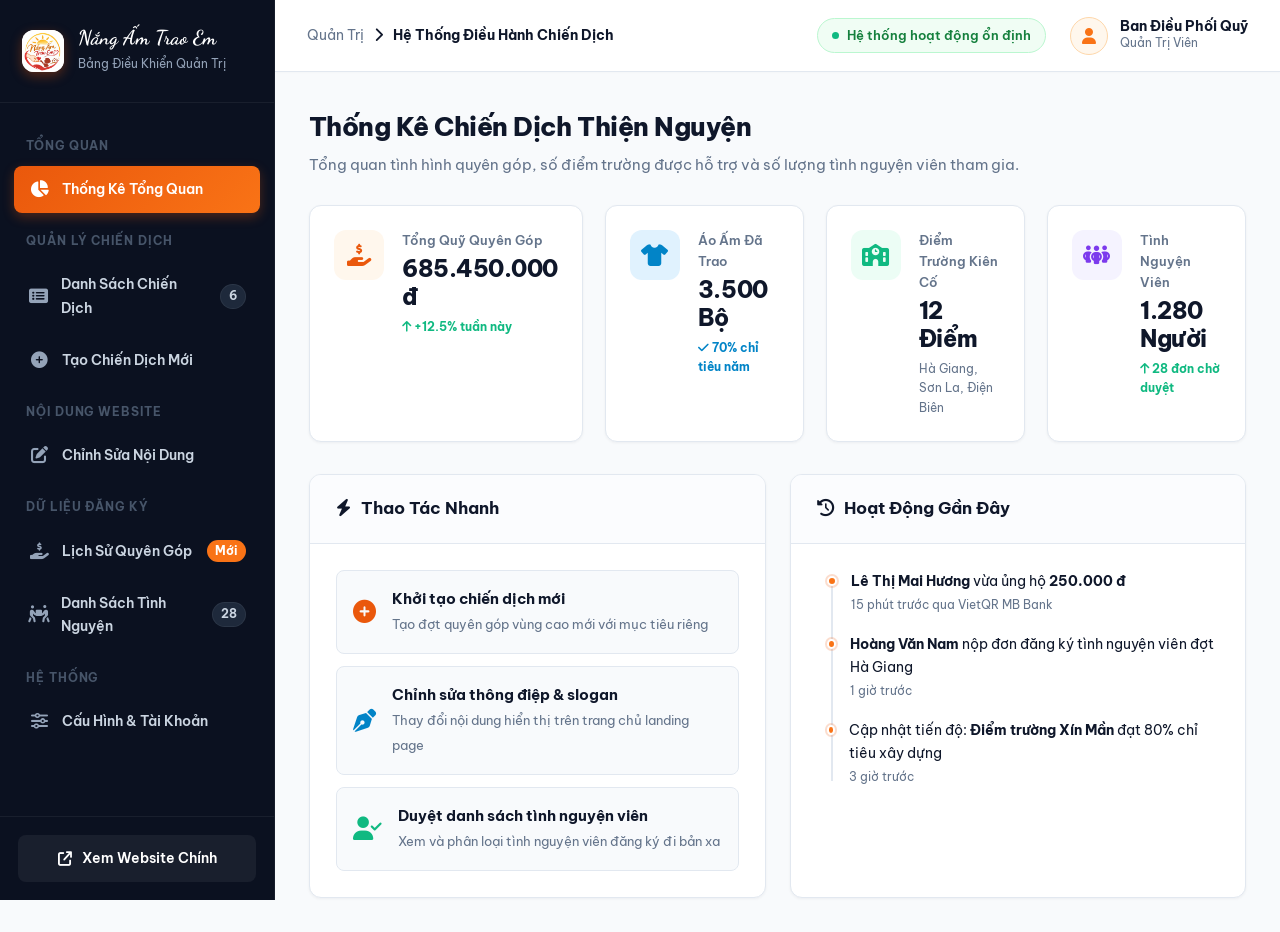
<file: admin.html>
<!DOCTYPE html>
<html lang="vi">
<head>
  <meta charset="UTF-8">
  <meta name="viewport" content="width=device-width, initial-scale=1.0">
  <title>Hệ Thống Quản Trị - Nắng Ấm Trao Em</title>
  <link rel="preconnect" href="https://fonts.googleapis.com">
  <link rel="preconnect" href="https://fonts.gstatic.com" crossorigin>
  <link href="https://fonts.googleapis.com/css2?family=Alex+Brush&family=Be+Vietnam+Pro:ital,wght@0,300;0,400;0,500;0,600;0,700;0,800;1,400;1,600&family=Dancing+Script:wght@600;700&family=Great+Vibes&family=Inter:wght@400;500;600;700&display=swap" rel="stylesheet">
  <link rel="stylesheet" href="https://cdnjs.cloudflare.com/ajax/libs/font-awesome/6.5.1/css/all.min.css">
  <link rel="stylesheet" href="assets/css/admin.css">
</head>
<body>

  
  <input type="radio" name="admin_tab" id="menu-overview" class="admin-tab-toggle" checked>
  <input type="radio" name="admin_tab" id="menu-campaigns" class="admin-tab-toggle">
  <input type="radio" name="admin_tab" id="menu-new-campaign" class="admin-tab-toggle">
  <input type="radio" name="admin_tab" id="menu-edit-content" class="admin-tab-toggle">
  <input type="radio" name="admin_tab" id="menu-donations" class="admin-tab-toggle">
  <input type="radio" name="admin_tab" id="menu-volunteers" class="admin-tab-toggle">
  <input type="radio" name="admin_tab" id="menu-settings" class="admin-tab-toggle">

  
  <input type="checkbox" id="sidebar-toggle" class="sidebar-toggle-check">

  <div class="admin-layout">

    
    <aside class="admin-sidebar">
      <div class="sidebar-brand">
        <div class="brand-symbol"><img src="assets/images/logo.jpg" alt="Logo Nắng Ấm Trao Em" class="admin-logo-img"></div>
        <div class="brand-text">
          <span class="brand-name">Nắng Ấm Trao Em</span>
          <span class="brand-role">Bảng Điều Khiển Quản Trị</span>
        </div>
      </div>

      <nav class="sidebar-menu">
        <span class="menu-header">TỔNG QUAN</span>
        <label for="menu-overview" class="menu-item menu-item-overview">
          <i class="fa-solid fa-chart-pie"></i>
          <span>Thống Kê Tổng Quan</span>
        </label>

        <span class="menu-header">QUẢN LÝ CHIẾN DỊCH</span>
        <label for="menu-campaigns" class="menu-item menu-item-campaigns">
          <i class="fa-solid fa-rectangle-list"></i>
          <span>Danh Sách Chiến Dịch</span>
          <span class="badge-count">6</span>
        </label>
        <label for="menu-new-campaign" class="menu-item menu-item-new-campaign">
          <i class="fa-solid fa-circle-plus"></i>
          <span>Tạo Chiến Dịch Mới</span>
        </label>

        <span class="menu-header">NỘI DUNG WEBSITE</span>
        <label for="menu-edit-content" class="menu-item menu-item-edit-content">
          <i class="fa-solid fa-pen-to-square"></i>
          <span>Chỉnh Sửa Nội Dung</span>
        </label>

        <span class="menu-header">DỮ LIỆU ĐĂNG KÝ</span>
        <label for="menu-donations" class="menu-item menu-item-donations">
          <i class="fa-solid fa-hand-holding-dollar"></i>
          <span>Lịch Sử Quyên Góp</span>
          <span class="badge-count highlight">Mới</span>
        </label>
        <label for="menu-volunteers" class="menu-item menu-item-volunteers">
          <i class="fa-solid fa-people-carry-box"></i>
          <span>Danh Sách Tình Nguyện</span>
          <span class="badge-count">28</span>
        </label>

        <span class="menu-header">HỆ THỐNG</span>
        <label for="menu-settings" class="menu-item menu-item-settings">
          <i class="fa-solid fa-sliders"></i>
          <span>Cấu Hình & Tài Khoản</span>
        </label>
      </nav>

      <div class="sidebar-footer">
        <a href="index.html" target="_blank" class="back-to-web-btn">
          <i class="fa-solid fa-arrow-up-right-from-square"></i>
          <span>Xem Website Chính</span>
        </a>
      </div>
    </aside>

    
    <div class="admin-main">

      
      <header class="admin-topbar">
        <div class="topbar-left">
          <label for="sidebar-toggle" class="sidebar-hamburger" aria-label="Mở Sidebar">
            <span></span>
            <span></span>
            <span></span>
          </label>
          <div class="topbar-breadcrumb">
            <span class="crumb-parent">Quản Trị</span>
            <i class="fa-solid fa-chevron-right"></i>
            <span class="crumb-current">Hệ Thống Điều Hành Chiến Dịch</span>
          </div>
        </div>

        <div class="topbar-right">
          <div class="status-indicator">
            <span class="dot-online"></span>
            <span>Hệ thống hoạt động ổn định</span>
          </div>
          <div class="user-profile">
            <div class="user-avatar"><i class="fa-solid fa-user"></i></div>
            <div class="user-meta">
              <span class="user-name">Ban Điều Phối Quỹ</span>
              <span class="user-role">Quản Trị Viên</span>
            </div>
          </div>
        </div>
      </header>

      
      <div class="admin-content-area">

        
        <section class="admin-panel panel-overview">
          <div class="page-title-box">
            <h2>Thống Kê Chiến Dịch Thiện Nguyện</h2>
            <p>Tổng quan tình hình quyên góp, số điểm trường được hỗ trợ và số lượng tình nguyện viên tham gia.</p>
          </div>

          
          <div class="overview-cards">
            <div class="stat-card">
              <div class="stat-icon icon-orange"><i class="fa-solid fa-hand-holding-dollar"></i></div>
              <div class="stat-data">
                <span class="stat-label">Tổng Quỹ Quyên Góp</span>
                <span class="stat-number">685.450.000 đ</span>
                <span class="stat-trend trend-up"><i class="fa-solid fa-arrow-up"></i> +12.5% tuần này</span>
              </div>
            </div>

            <div class="stat-card">
              <div class="stat-icon icon-blue"><i class="fa-solid fa-shirt"></i></div>
              <div class="stat-data">
                <span class="stat-label">Áo Ấm Đã Trao</span>
                <span class="stat-number">3.500 Bộ</span>
                <span class="stat-trend trend-good"><i class="fa-solid fa-check"></i> 70% chỉ tiêu năm</span>
              </div>
            </div>

            <div class="stat-card">
              <div class="stat-icon icon-green"><i class="fa-solid fa-school"></i></div>
              <div class="stat-data">
                <span class="stat-label">Điểm Trường Kiên Cố</span>
                <span class="stat-number">12 Điểm</span>
                <span class="stat-trend">Hà Giang, Sơn La, Điện Biên</span>
              </div>
            </div>

            <div class="stat-card">
              <div class="stat-icon icon-purple"><i class="fa-solid fa-people-group"></i></div>
              <div class="stat-data">
                <span class="stat-label">Tình Nguyện Viên</span>
                <span class="stat-number">1.280 Người</span>
                <span class="stat-trend trend-up"><i class="fa-solid fa-arrow-up"></i> 28 đơn chờ duyệt</span>
              </div>
            </div>
          </div>

          
          <div class="overview-grid">
            <div class="admin-card">
              <div class="card-header">
                <h3><i class="fa-solid fa-bolt"></i> Thao Tác Nhanh</h3>
              </div>
              <div class="card-body quick-actions-list">
                <label for="menu-new-campaign" class="action-btn-item">
                  <i class="fa-solid fa-plus-circle text-orange"></i>
                  <div>
                    <strong>Khởi tạo chiến dịch mới</strong>
                    <small>Tạo đợt quyên góp vùng cao mới với mục tiêu riêng</small>
                  </div>
                </label>
                <label for="menu-edit-content" class="action-btn-item">
                  <i class="fa-solid fa-pen-nib text-blue"></i>
                  <div>
                    <strong>Chỉnh sửa thông điệp & slogan</strong>
                    <small>Thay đổi nội dung hiển thị trên trang chủ landing page</small>
                  </div>
                </label>
                <label for="menu-volunteers" class="action-btn-item">
                  <i class="fa-solid fa-user-check text-green"></i>
                  <div>
                    <strong>Duyệt danh sách tình nguyện viên</strong>
                    <small>Xem và phân loại tình nguyện viên đăng ký đi bản xa</small>
                  </div>
                </label>
              </div>
            </div>

            <div class="admin-card">
              <div class="card-header">
                <h3><i class="fa-solid fa-clock-rotate-left"></i> Hoạt Động Gần Đây</h3>
              </div>
              <div class="card-body">
                <ul class="activity-feed">
                  <li>
                    <span class="feed-dot"></span>
                    <div class="feed-info">
                      <strong>Lê Thị Mai Hương</strong> vừa ủng hộ <strong>250.000 đ</strong>
                      <span class="feed-time">15 phút trước qua VietQR MB Bank</span>
                    </div>
                  </li>
                  <li>
                    <span class="feed-dot"></span>
                    <div class="feed-info">
                      <strong>Hoàng Văn Nam</strong> nộp đơn đăng ký tình nguyện viên đợt Hà Giang
                      <span class="feed-time">1 giờ trước</span>
                    </div>
                  </li>
                  <li>
                    <span class="feed-dot"></span>
                    <div class="feed-info">
                      Cập nhật tiến độ: <strong>Điểm trường Xín Mần</strong> đạt 80% chỉ tiêu xây dựng
                      <span class="feed-time">3 giờ trước</span>
                    </div>
                  </li>
                </ul>
              </div>
            </div>
          </div>
        </section>

        
        <section class="admin-panel panel-campaigns">
          <div class="page-title-box flex-between">
            <div>
              <h2>Danh Sách Chiến Dịch Thiện Nguyện</h2>
              <p>Quản lý các đợt phát động, tiến độ giải ngân và trạng thái tiếp nhận kinh phí.</p>
            </div>
            <label for="menu-new-campaign" class="btn btn-primary">
              <i class="fa-solid fa-circle-plus"></i> Tạo Chiến Dịch Mới
            </label>
          </div>

          
          <div class="admin-card">
            <div class="table-container">
              <table class="data-table">
                <thead>
                  <tr>
                    <th>Mã</th>
                    <th>Tên Chiến Dịch & Địa Điểm</th>
                    <th>Chỉ Tiêu / Mục Tiêu</th>
                    <th>Đã Quyên Góp</th>
                    <th>Tiến Độ</th>
                    <th>Trạng Thái</th>
                    <th>Thao Tác</th>
                  </tr>
                </thead>
                <tbody>
                  <tr>
                    <td><strong>#CD-2026-01</strong></td>
                    <td>
                      <div class="campaign-cell">
                        <strong>Đông Ấm Cho Em - Hà Giang 2026</strong>
                        <span>Điểm trường Xín Mần, Lũng Cú (Hà Giang)</span>
                      </div>
                    </td>
                    <td>250.000.000 đ</td>
                    <td class="text-bold text-orange">170.000.000 đ</td>
                    <td>
                      <div class="table-progress">
                        <div class="table-progress-bar"><div class="fill" style="width: 68%;"></div></div>
                        <span class="progress-percent">68%</span>
                      </div>
                    </td>
                    <td><span class="badge-status status-active">Đang diễn ra</span></td>
                    <td>
                      <div class="action-buttons">
                        <button type="button" class="btn-icon" title="Sửa chiến dịch"><i class="fa-solid fa-pen"></i></button>
                        <button type="button" class="btn-icon btn-icon-danger" title="Tạm dừng"><i class="fa-solid fa-pause"></i></button>
                      </div>
                    </td>
                  </tr>

                  <tr>
                    <td><strong>#CD-2026-02</strong></td>
                    <td>
                      <div class="campaign-cell">
                        <strong>Bữa Cơm Bán Trú Có Thịt</strong>
                        <span>Trường Mầm non Sín Chải (Điện Biên)</span>
                      </div>
                    </td>
                    <td>150.000.000 đ</td>
                    <td class="text-bold text-orange">127.500.000 đ</td>
                    <td>
                      <div class="table-progress">
                        <div class="table-progress-bar"><div class="fill" style="width: 85%;"></div></div>
                        <span class="progress-percent">85%</span>
                      </div>
                    </td>
                    <td><span class="badge-status status-active">Đang diễn ra</span></td>
                    <td>
                      <div class="action-buttons">
                        <button type="button" class="btn-icon" title="Sửa chiến dịch"><i class="fa-solid fa-pen"></i></button>
                        <button type="button" class="btn-icon btn-icon-danger" title="Tạm dừng"><i class="fa-solid fa-pause"></i></button>
                      </div>
                    </td>
                  </tr>

                  <tr>
                    <td><strong>#CD-2026-03</strong></td>
                    <td>
                      <div class="campaign-cell">
                        <strong>Kiên Cố Hóa 3 Phòng Học Tà Tổng</strong>
                        <span>Xã Tà Tổng, Huyện Mường Tè (Lai Châu)</span>
                      </div>
                    </td>
                    <td>300.000.000 đ</td>
                    <td class="text-bold text-orange">240.000.000 đ</td>
                    <td>
                      <div class="table-progress">
                        <div class="table-progress-bar"><div class="fill" style="width: 80%;"></div></div>
                        <span class="progress-percent">80%</span>
                      </div>
                    </td>
                    <td><span class="badge-status status-active">Đang diễn ra</span></td>
                    <td>
                      <div class="action-buttons">
                        <button type="button" class="btn-icon" title="Sửa chiến dịch"><i class="fa-solid fa-pen"></i></button>
                        <button type="button" class="btn-icon btn-icon-danger" title="Tạm dừng"><i class="fa-solid fa-pause"></i></button>
                      </div>
                    </td>
                  </tr>

                  <tr>
                    <td><strong>#CD-2025-08</strong></td>
                    <td>
                      <div class="campaign-cell">
                        <strong>Tủ Sách Ước Mơ & Đèn Năng Lượng</strong>
                        <span>Điểm trường Tà Xùa (Sơn La)</span>
                      </div>
                    </td>
                    <td>90.000.000 đ</td>
                    <td class="text-bold text-green">95.000.000 đ</td>
                    <td>
                      <div class="table-progress">
                        <div class="table-progress-bar"><div class="fill" style="width: 100%; background: #10b981;"></div></div>
                        <span class="progress-percent">105%</span>
                      </div>
                    </td>
                    <td><span class="badge-status status-completed">Đã hoàn thành</span></td>
                    <td>
                      <div class="action-buttons">
                        <button type="button" class="btn-icon" title="Xem chi tiết"><i class="fa-solid fa-eye"></i></button>
                      </div>
                    </td>
                  </tr>
                </tbody>
              </table>
            </div>
          </div>
        </section>

        
        <section class="admin-panel panel-new-campaign">
          <div class="page-title-box">
            <h2>Khởi Tạo Chiến Dịch Thiện Nguyện Mới</h2>
            <p>Điền đầy đủ thông tin để tạo chiến dịch mới và hiển thị trực tiếp lên trang chủ quyên góp.</p>
          </div>

          
          <div id="create-campaign-success" class="alert-box alert-success">
            <i class="fa-solid fa-circle-check"></i>
            <div>
              <strong>Chiến dịch thiện nguyện đã được khởi tạo thành công!</strong>
              <p>Chiến dịch đã được thêm vào hệ thống và sẵn sàng tiếp nhận quyên góp của các nhà hảo tâm.</p>
            </div>
            <a href="#menu-new-campaign" class="alert-close">&times;</a>
          </div>

          <div class="admin-card form-card">
            <form action="#create-campaign-success" method="get" class="admin-form">
              <div class="form-section-title">
                <i class="fa-solid fa-circle-info"></i>
                <span>1. Thông Tin Cơ Bản Về Chiến Dịch</span>
              </div>

              <div class="form-row">
                <div class="form-col col-8">
                  <label class="form-label" for="new-camp-name">Tên chiến dịch thiện nguyện <span class="req">*</span></label>
                  <input type="text" id="new-camp-name" class="form-input" placeholder="Ví dụ: Áo Ấm Vượt Đèo Sơn La 2026" required>
                </div>
                <div class="form-col col-4">
                  <label class="form-label" for="new-camp-code">Mã quản lý chiến dịch</label>
                  <input type="text" id="new-camp-code" class="form-input" value="CD-2026-04" readonly>
                </div>
              </div>

              <div class="form-row">
                <div class="form-col col-6">
                  <label class="form-label" for="new-camp-location">Địa bàn / Điểm trường thụ hưởng <span class="req">*</span></label>
                  <input type="text" id="new-camp-location" class="form-input" placeholder="Ví dụ: Điểm trường Bản Hốc, Huyện Mường Chà, Điện Biên" required>
                </div>
                <div class="form-col col-6">
                  <label class="form-label" for="new-camp-category">Hạng mục chính <span class="req">*</span></label>
                  <select id="new-camp-category" class="form-input">
                    <option value="ao-am">Áo ấm & Chăn bông mùa đông</option>
                    <option value="xay-truong">Kiên cố hóa phòng học / Điểm trường</option>
                    <option value="bua-an">Bữa ăn bán trú dinh dưỡng cho em</option>
                    <option value="hoc-bong">Học bổng & Sách vở đồ dùng học tập</option>
                    <option value="y-te">Tủ thuốc học đường & Nước sạch</option>
                  </select>
                </div>
              </div>

              <div class="form-row">
                <div class="form-col col-4">
                  <label class="form-label" for="new-camp-target">Mục tiêu kinh phí (VNĐ) <span class="req">*</span></label>
                  <input type="number" id="new-camp-target" class="form-input" placeholder="150000000" min="1000000" step="500000" required>
                </div>
                <div class="form-col col-4">
                  <label class="form-label" for="new-camp-start">Ngày bắt đầu tiếp nhận</label>
                  <input type="date" id="new-camp-start" class="form-input">
                </div>
                <div class="form-col col-4">
                  <label class="form-label" for="new-camp-end">Ngày kết thúc chiến dịch</label>
                  <input type="date" id="new-camp-end" class="form-input">
                </div>
              </div>

              <div class="form-section-title">
                <i class="fa-solid fa-pen-nib"></i>
                <span>2. Nội Dung & Hình Ảnh Truyền Thông</span>
              </div>

              <div class="form-group">
                <label class="form-label" for="new-camp-summary">Mô tả ngắn (Hiển thị thẻ ngoài trang chủ) <span class="req">*</span></label>
                <textarea id="new-camp-summary" rows="2" class="form-input" placeholder="Mô tả tóm tắt thực trạng thiếu thốn của các em nhỏ tại điểm trường..." required></textarea>
              </div>

              <div class="form-group">
                <label class="form-label" for="new-camp-detail">Chi tiết câu chuyện & Kế hoạch giải ngân</label>
                <textarea id="new-camp-detail" rows="4" class="form-input" placeholder="Nội dung chi tiết về số lượng học sinh, danh mục quà tặng dự kiến, chi phí mua sắm vật phẩm minh bạch..."></textarea>
              </div>

              <div class="form-row">
                <div class="form-col col-6">
                  <label class="form-label" for="new-camp-image">Ảnh đại diện chiến dịch (URL ảnh hoặc chọn file)</label>
                  <input type="text" id="new-camp-image" class="form-input" placeholder="https://images.unsplash.com/... hoặc assets/images/anh.jpg">
                </div>
                <div class="form-col col-6">
                  <label class="form-label" for="new-camp-volunteers">Mở đăng ký tình nguyện viên trực tiếp?</label>
                  <select id="new-camp-volunteers" class="form-input">
                    <option value="yes">Có - Mở đăng ký người đi thực địa</option>
                    <option value="no">Không - Chỉ nhận quyên góp tài chính</option>
                  </select>
                </div>
              </div>

              <div class="form-actions">
                <button type="submit" class="btn btn-primary btn-lg">
                  <i class="fa-solid fa-floppy-disk"></i> Lưu & Đăng Chiến Dịch Lên Website
                </button>
                <label for="menu-campaigns" class="btn btn-secondary btn-lg">
                  <i class="fa-solid fa-xmark"></i> Hủy Bỏ
                </label>
              </div>
            </form>
          </div>
        </section>

        
        <section class="admin-panel panel-edit-content">
          <div class="page-title-box">
            <h2>Chỉnh Sửa Nội Dung Website Landing Page</h2>
            <p>Cập nhật tiêu đề, slogan, thông số đếm tác động và thông tin liên hệ hiển thị ở trang chủ.</p>
          </div>

          <div id="save-content-success" class="alert-box alert-success">
            <i class="fa-solid fa-circle-check"></i>
            <div>
              <strong>Đã lưu cập nhật nội dung website thành công!</strong>
              <p>Các nội dung mới đã được cập nhật vào cấu hình hiển thị của landing page.</p>
            </div>
            <a href="#menu-edit-content" class="alert-close">&times;</a>
          </div>

          <div class="admin-card form-card">
            <form action="#save-content-success" method="get" class="admin-form">

              
              <div class="form-section-title">
                <i class="fa-solid fa-heading"></i>
                <span>Phần Đầu Trang (Hero Banner)</span>
              </div>

              <div class="form-row">
                <div class="form-col col-6">
                  <label class="form-label" for="site-brand">Tên chiến dịch chính</label>
                  <input type="text" id="site-brand" class="form-input" value="Nắng Ấm Trao Em">
                </div>
                <div class="form-col col-6">
                  <label class="form-label" for="site-badge">Huy hiệu thông báo nhỏ</label>
                  <input type="text" id="site-badge" class="form-input" value="Chiến dịch tình nguyện Đông Ấm 2026">
                </div>
              </div>

              <div class="form-group">
                <label class="form-label" for="site-slogan">Slogan chiến dịch (Khẩu hiệu)</label>
                <input type="text" id="site-slogan" class="form-input" value="Góp chút nắng vàng, thắp ngàn ước mơ">
              </div>

              <div class="form-group">
                <label class="form-label" for="site-desc">Đoạn văn giới thiệu mở đầu</label>
                <textarea id="site-desc" rows="3" class="form-input">Hàng ngàn em nhỏ tại các điểm bản vùng cao Hà Giang, Điện Biên, Sơn La đang vượt qua mùa đông buốt giá trong những manh áo mỏng và phòng học tạm bợ. Hãy cùng chúng tôi mang hơi ấm yêu thương, sách vở và nụ cười rạng rỡ tới các em!</textarea>
              </div>

              
              <div class="form-section-title">
                <i class="fa-solid fa-chart-line"></i>
                <span>Chỉ Số Tác Động (Metrics Counter)</span>
              </div>

              <div class="form-row">
                <div class="form-col col-3">
                  <label class="form-label" for="stat-children">Số trẻ em hỗ trợ</label>
                  <input type="text" id="stat-children" class="form-input" value="4.850+">
                </div>
                <div class="form-col col-3">
                  <label class="form-label" for="stat-meals">Bữa cơm bán trú</label>
                  <input type="text" id="stat-meals" class="form-input" value="120.000+">
                </div>
                <div class="form-col col-3">
                  <label class="form-label" for="stat-trips">Số đợt thiện nguyện</label>
                  <input type="text" id="stat-trips" class="form-input" value="42 Đợt">
                </div>
                <div class="form-col col-3">
                  <label class="form-label" for="stat-transparency">Mức độ sao kê</label>
                  <input type="text" id="stat-transparency" class="form-input" value="100%">
                </div>
              </div>

              
              <div class="form-section-title">
                <i class="fa-solid fa-building-columns"></i>
                <span>Thông Tin Tài Khoản Tiếp Nhận & VietQR</span>
              </div>

              <div class="form-row">
                <div class="form-col col-4">
                  <label class="form-label" for="bank-name">Tên ngân hàng</label>
                  <input type="text" id="bank-name" class="form-input" value="MB Bank (Ngân hàng Quân Đội)">
                </div>
                <div class="form-col col-4">
                  <label class="form-label" for="bank-acc">Số tài khoản thiện nguyện</label>
                  <input type="text" id="bank-acc" class="form-input" value="0987 654 321">
                </div>
                <div class="form-col col-4">
                  <label class="form-label" for="bank-owner">Tên chủ tài khoản</label>
                  <input type="text" id="bank-owner" class="form-input" value="QUY THIEN NGUYEN NANG AM TRAO EM">
                </div>
              </div>

              
              <div class="form-section-title">
                <i class="fa-solid fa-address-book"></i>
                <span>Thông Tin Liên Hệ Chân Trang</span>
              </div>

              <div class="form-row">
                <div class="form-col col-6">
                  <label class="form-label" for="contact-phone">Hotline / Zalo hỗ trợ</label>
                  <input type="text" id="contact-phone" class="form-input" value="0987.654.321">
                </div>
                <div class="form-col col-6">
                  <label class="form-label" for="contact-email">Email chính thức</label>
                  <input type="email" id="contact-email" class="form-input" value="nangamtraoem.charity@gmail.com">
                </div>
              </div>

              <div class="form-group">
                <label class="form-label" for="contact-address">Địa chỉ kho tiếp nhận hiện vật (Áo ấm, sách vở)</label>
                <input type="text" id="contact-address" class="form-input" value="Số 45 Hoàng Hoa Thám, Ba Đình, Hà Nội">
              </div>

              <div class="form-actions">
                <button type="submit" class="btn btn-primary btn-lg">
                  <i class="fa-solid fa-floppy-disk"></i> Lưu Thay Đổi Nội Dung
                </button>
              </div>
            </form>
          </div>
        </section>

        
        <section class="admin-panel panel-donations">
          <div class="page-title-box flex-between">
            <div>
              <h2>Lịch Sử Quyên Góp Từ Nhà Hảo Tâm</h2>
              <p>Danh sách các giao dịch ủng hộ tiền mặt, chuyển khoản ngân hàng và sao kê tự động.</p>
            </div>
            <button type="button" class="btn btn-secondary">
              <i class="fa-solid fa-file-excel"></i> Xuất File Excel Sao Kê
            </button>
          </div>

          <div class="admin-card">
            <div class="table-container">
              <table class="data-table">
                <thead>
                  <tr>
                    <th>Mã GD</th>
                    <th>Thời Gian</th>
                    <th>Họ Tên Nhà Hảo Tâm</th>
                    <th>Số Tiền</th>
                    <th>Hạng Mục Ủng Hộ</th>
                    <th>Nội Dung Chuyển Khoản</th>
                    <th>Trạng Thái</th>
                  </tr>
                </thead>
                <tbody>
                  <tr>
                    <td><strong>#GD-9941</strong></td>
                    <td>05/11/2026 11:25</td>
                    <td>Nguyễn Hữu Tài</td>
                    <td class="text-bold text-green">+ 500.000 đ</td>
                    <td>Áo ấm & Chăn bông</td>
                    <td>NANGAM - Nguyen Huu Tai - Ung ho ao am mua dong</td>
                    <td><span class="badge-status status-verified"><i class="fa-solid fa-check"></i> Đã ghi nhận</span></td>
                  </tr>
                  <tr>
                    <td><strong>#GD-9940</strong></td>
                    <td>05/11/2026 10:14</td>
                    <td><em>(Nhà hảo tâm giấu tên)</em></td>
                    <td class="text-bold text-green">+ 2.000.000 đ</td>
                    <td>Xây điểm trường</td>
                    <td>NANGAM - Thuong tang cac em nho vung cao</td>
                    <td><span class="badge-status status-verified"><i class="fa-solid fa-check"></i> Đã ghi nhận</span></td>
                  </tr>
                  <tr>
                    <td><strong>#GD-9939</strong></td>
                    <td>05/11/2026 09:05</td>
                    <td>Lê Thị Mai Hương</td>
                    <td class="text-bold text-green">+ 250.000 đ</td>
                    <td>Bữa cơm có thịt</td>
                    <td>NANGAM - Mai Huong ung ho bua com co thit</td>
                    <td><span class="badge-status status-verified"><i class="fa-solid fa-check"></i> Đã ghi nhận</span></td>
                  </tr>
                  <tr>
                    <td><strong>#GD-9938</strong></td>
                    <td>04/11/2026 21:40</td>
                    <td>Tập thể lớp K62 FTU</td>
                    <td class="text-bold text-green">+ 5.500.000 đ</td>
                    <td>Quỹ chung dự án</td>
                    <td>NANGAM - K62 FTU dong hanh cung du an</td>
                    <td><span class="badge-status status-verified"><i class="fa-solid fa-check"></i> Đã ghi nhận</span></td>
                  </tr>
                  <tr>
                    <td><strong>#GD-9937</strong></td>
                    <td>04/11/2026 18:15</td>
                    <td>Trần Quang Dũng</td>
                    <td class="text-bold text-green">+ 1.000.000 đ</td>
                    <td>Đèn năng lượng mặt trời</td>
                    <td>NANGAM - Ho tro kinh phi mua den NLMT</td>
                    <td><span class="badge-status status-verified"><i class="fa-solid fa-check"></i> Đã ghi nhận</span></td>
                  </tr>
                </tbody>
              </table>
            </div>
          </div>
        </section>

        
        <section class="admin-panel panel-volunteers">
          <div class="page-title-box flex-between">
            <div>
              <h2>Đơn Đăng Ký Tình Nguyện Viên Vùng Cao</h2>
              <p>Danh sách các bạn trẻ đăng ký tham gia các chuyến xe trực tiếp lên các bản vùng cao.</p>
            </div>
            <button type="button" class="btn btn-secondary">
              <i class="fa-solid fa-file-arrow-down"></i> Tải Danh Sách Điểm Danh
            </button>
          </div>

          <div class="admin-card">
            <div class="table-container">
              <table class="data-table">
                <thead>
                  <tr>
                    <th>Họ và Tên</th>
                    <th>Năm Sinh</th>
                    <th>Số Điện Thoại / Zalo</th>
                    <th>Nơi Xuất Phát</th>
                    <th>Chuyến Đi Đăng Ký</th>
                    <th>Kỹ Năng Đóng Góp</th>
                    <th>Trạng Thái Hồ Sơ</th>
                    <th>Thao Tác</th>
                  </tr>
                </thead>
                <tbody>
                  <tr>
                    <td>
                      <div class="vol-profile">
                        <div class="vol-avatar"><i class="fa-solid fa-user"></i></div>
                        <div>
                          <strong>Hoàng Văn Nam</strong>
                          <span class="vol-email">nam.hoang@gmail.com</span>
                        </div>
                      </div>
                    </td>
                    <td>1998 (28 tuổi)</td>
                    <td>0912.345.678</td>
                    <td>Hà Nội</td>
                    <td><strong>Hà Giang (15/12 - 18/12)</strong></td>
                    <td><span class="skill-tag">Lái xe đèo</span> <span class="skill-tag">Hậu cần</span></td>
                    <td><span class="badge-status status-pending">Chờ phỏng vấn</span></td>
                    <td>
                      <div class="action-buttons">
                        <button type="button" class="btn-icon text-green" title="Duyệt đơn"><i class="fa-solid fa-check"></i></button>
                        <button type="button" class="btn-icon btn-icon-danger" title="Từ chối"><i class="fa-solid fa-xmark"></i></button>
                      </div>
                    </td>
                  </tr>

                  <tr>
                    <td>
                      <div class="vol-profile">
                        <div class="vol-avatar"><i class="fa-solid fa-user"></i></div>
                        <div>
                          <strong>Trần Thu Thảo</strong>
                          <span class="vol-email">thao.tran@gmail.com</span>
                        </div>
                      </div>
                    </td>
                    <td>2001 (25 tuổi)</td>
                    <td>0988.765.432</td>
                    <td>Đà Nẵng</td>
                    <td><strong>Điện Biên (05/01 - 08/01)</strong></td>
                    <td><span class="skill-tag">Y tế / Sơ cứu</span> <span class="skill-tag">Hoạt náo</span></td>
                    <td><span class="badge-status status-verified">Đã duyệt</span></td>
                    <td>
                      <div class="action-buttons">
                        <button type="button" class="btn-icon" title="Chi tiết"><i class="fa-solid fa-eye"></i></button>
                      </div>
                    </td>
                  </tr>

                  <tr>
                    <td>
                      <div class="vol-profile">
                        <div class="vol-avatar"><i class="fa-solid fa-user"></i></div>
                        <div>
                          <strong>Đỗ Minh Đức</strong>
                          <span class="vol-email">duc.do@gmail.com</span>
                        </div>
                      </div>
                    </td>
                    <td>1995 (31 tuổi)</td>
                    <td>0904.112.233</td>
                    <td>TP. Hồ Chí Minh</td>
                    <td><strong>Sơn La (20/01 - 23/01)</strong></td>
                    <td><span class="skill-tag">Quay phim / Ảnh</span> <span class="skill-tag">Sửa điện</span></td>
                    <td><span class="badge-status status-verified">Đã duyệt</span></td>
                    <td>
                      <div class="action-buttons">
                        <button type="button" class="btn-icon" title="Chi tiết"><i class="fa-solid fa-eye"></i></button>
                      </div>
                    </td>
                  </tr>
                </tbody>
              </table>
            </div>
          </div>
        </section>

        
        <section class="admin-panel panel-settings">
          <div class="page-title-box">
            <h2>Cấu Hình Hệ Thống Quản Trị</h2>
            <p>Bảo mật, phân quyền quản trị viên và thiết lập cơ chế sao kê tự động.</p>
          </div>

          <div class="admin-card form-card">
            <form action="#menu-overview" method="get" class="admin-form">
              <div class="form-section-title">
                <i class="fa-solid fa-shield-halved"></i>
                <span>Tài Khoản Quản Trị Viên</span>
              </div>

              <div class="form-row">
                <div class="form-col col-6">
                  <label class="form-label">Tên hiển thị</label>
                  <input type="text" class="form-input" value="Ban Điều Phối Quỹ Nắng Ấm">
                </div>
                <div class="form-col col-6">
                  <label class="form-label">Email quản trị</label>
                  <input type="email" class="form-input" value="admin@nangamtraoem.vn">
                </div>
              </div>

              <div class="form-section-title">
                <i class="fa-solid fa-bell"></i>
                <span>Thông Báo & Đồng Bộ Dữ Liệu</span>
              </div>

              <div class="checkbox-group">
                <label class="checkbox-label">
                  <input type="checkbox" checked>
                  <span>Gửi email thông báo tự động mỗi khi có đóng góp từ 1.000.000 đ trở lên</span>
                </label>
                <label class="checkbox-label">
                  <input type="checkbox" checked>
                  <span>Tự động cập nhật bảng sao kê thời gian thực trên landing page</span>
                </label>
                <label class="checkbox-label">
                  <input type="checkbox" checked>
                  <span>Gửi tin nhắn Zalo xác nhận đăng ký cho tình nguyện viên</span>
                </label>
              </div>

              <div class="form-actions">
                <button type="submit" class="btn btn-primary btn-lg">
                  <i class="fa-solid fa-check"></i> Lưu Cấu Hình Hệ Thống
                </button>
              </div>
            </form>
          </div>
        </section>

      </div>
    </div>
  </div>

</body>
</html>
</file>
<file: assets/css/admin.css>
@charset "UTF-8";


:root {
  --admin-primary: #f97316;
  --admin-primary-hover: #ea580c;
  --admin-primary-light: #fff7ed;
  --admin-secondary: #0284c7;
  --admin-sidebar-bg: #0b1120;
  --admin-sidebar-hover: #1e293b;
  --admin-sidebar-active: #ea580c;
  --admin-bg: #f8fafc;
  --admin-card-bg: #ffffff;
  --admin-border: #e2e8f0;
  --admin-text-main: #0f172a;
  --admin-text-muted: #64748b;
  --admin-success: #10b981;
  --admin-danger: #ef4444;
  --admin-warning: #f59e0b;

  --font-family: 'Be Vietnam Pro', 'Inter', -apple-system, BlinkMacSystemFont, "Segoe UI", Roboto, sans-serif;
  --transition: all 0.2s cubic-bezier(0.4, 0, 0.2, 1);
  --radius-sm: 8px;
  --radius-md: 12px;
  --radius-lg: 18px;

  --shadow-sm: 0 1px 3px rgba(15, 23, 42, 0.05);
  --shadow-md: 0 4px 6px -1px rgba(15, 23, 42, 0.07), 0 2px 4px -2px rgba(15, 23, 42, 0.05);
  --shadow-lg: 0 10px 20px -3px rgba(15, 23, 42, 0.08);
}

*,
*::before,
*::after {
  box-sizing: border-box;
  margin: 0;
  padding: 0;
}

body {
  font-family: var(--font-family);
  background-color: var(--admin-bg);
  color: var(--admin-text-main);
  line-height: 1.6;
  -webkit-font-smoothing: antialiased;
  -moz-osx-font-smoothing: grayscale;
}


.admin-tab-toggle,
.sidebar-toggle-check {
  position: absolute;
  opacity: 0;
  pointer-events: none;
}


.admin-layout {
  display: flex;
  min-height: 100vh;
}


.admin-sidebar {
  width: 275px;
  background-color: var(--admin-sidebar-bg);
  color: #94a3b8;
  display: flex;
  flex-direction: column;
  position: fixed;
  top: 0;
  bottom: 0;
  left: 0;
  z-index: 100;
  transition: var(--transition);
  border-right: 1px solid rgba(255, 255, 255, 0.05);
}

.sidebar-brand {
  padding: 26px 22px;
  display: flex;
  align-items: center;
  gap: 14px;
  border-bottom: 1px solid rgba(255, 255, 255, 0.06);
}

.brand-symbol {
  width: 42px;
  height: 42px;
  border-radius: var(--radius-md);
  overflow: hidden;
  display: flex;
  align-items: center;
  justify-content: center;
  flex-shrink: 0;
  box-shadow: 0 4px 12px rgba(234, 88, 12, 0.35);
  background: #ffffff;
}

.admin-logo-img {
  width: 100%;
  height: 100%;
  object-fit: cover;
  display: block;
}

.brand-name {
  font-family: 'Dancing Script', cursive;
  font-size: 1.25rem;
  font-weight: 700;
  color: #ffffff;
  display: block;
  line-height: 1.2;
  letter-spacing: 0.01em;
}

.brand-role {
  font-size: 0.75rem;
  color: #94a3b8;
}

.sidebar-menu {
  flex: 1;
  overflow-y: auto;
  padding: 20px 14px;
  display: flex;
  flex-direction: column;
  gap: 5px;
}

.menu-header {
  font-size: 0.72rem;
  font-weight: 700;
  color: #475569;
  letter-spacing: 0.08em;
  padding: 14px 12px 6px;
  display: block;
}

.menu-item {
  display: flex;
  align-items: center;
  gap: 12px;
  padding: 12px 14px;
  border-radius: var(--radius-sm);
  font-size: 0.9rem;
  font-weight: 600;
  color: #cbd5e1;
  cursor: pointer;
  transition: var(--transition);
  position: relative;
  user-select: none;
}

.menu-item i {
  font-size: 1.05rem;
  width: 22px;
  text-align: center;
  color: #94a3b8;
  transition: var(--transition);
}

.menu-item:hover {
  background-color: var(--admin-sidebar-hover);
  color: #ffffff;
}

.menu-item:hover i {
  color: #ffffff;
}

.badge-count {
  margin-left: auto;
  background-color: #1e293b;
  color: #cbd5e1;
  font-size: 0.72rem;
  font-weight: 700;
  padding: 2px 8px;
  border-radius: 9999px;
  border: 1px solid rgba(255, 255, 255, 0.06);
}

.badge-count.highlight {
  background-color: var(--admin-primary);
  color: #ffffff;
  border: none;
}

.sidebar-footer {
  padding: 18px;
  border-top: 1px solid rgba(255, 255, 255, 0.06);
}

.back-to-web-btn {
  display: flex;
  align-items: center;
  justify-content: center;
  gap: 10px;
  background-color: rgba(255, 255, 255, 0.06);
  color: #ffffff;
  padding: 12px;
  border-radius: var(--radius-sm);
  font-size: 0.88rem;
  font-weight: 600;
  text-decoration: none;
  transition: var(--transition);
}

.back-to-web-btn:hover {
  background-color: var(--admin-primary);
  color: #ffffff;
}


#menu-overview:checked~.admin-layout .menu-item-overview,
#menu-campaigns:checked~.admin-layout .menu-item-campaigns,
#menu-new-campaign:checked~.admin-layout .menu-item-new-campaign,
#menu-edit-content:checked~.admin-layout .menu-item-edit-content,
#menu-donations:checked~.admin-layout .menu-item-donations,
#menu-volunteers:checked~.admin-layout .menu-item-volunteers,
#menu-settings:checked~.admin-layout .menu-item-settings {
  background: linear-gradient(135deg, #ea580c, #f97316);
  color: #ffffff;
  box-shadow: 0 4px 12px rgba(234, 88, 12, 0.3);
}

#menu-overview:checked~.admin-layout .menu-item-overview i,
#menu-campaigns:checked~.admin-layout .menu-item-campaigns i,
#menu-new-campaign:checked~.admin-layout .menu-item-new-campaign i,
#menu-edit-content:checked~.admin-layout .menu-item-edit-content i,
#menu-donations:checked~.admin-layout .menu-item-donations i,
#menu-volunteers:checked~.admin-layout .menu-item-volunteers i,
#menu-settings:checked~.admin-layout .menu-item-settings i {
  color: #ffffff;
}

.admin-panel {
  display: none;
  animation: panelFadeIn 0.25s ease;
}

#menu-overview:checked~.admin-layout .panel-overview {
  display: block;
}

#menu-campaigns:checked~.admin-layout .panel-campaigns {
  display: block;
}

#menu-new-campaign:checked~.admin-layout .panel-new-campaign {
  display: block;
}

#menu-edit-content:checked~.admin-layout .panel-edit-content {
  display: block;
}

#menu-donations:checked~.admin-layout .panel-donations {
  display: block;
}

#menu-volunteers:checked~.admin-layout .panel-volunteers {
  display: block;
}

#menu-settings:checked~.admin-layout .panel-settings {
  display: block;
}

@keyframes panelFadeIn {
  from {
    opacity: 0;
    transform: translateY(6px);
  }

  to {
    opacity: 1;
    transform: translateY(0);
  }
}


.admin-main {
  flex: 1;
  margin-left: 275px;
  display: flex;
  flex-direction: column;
  min-width: 0;
}


.admin-topbar {
  height: 72px;
  background: #ffffff;
  border-bottom: 1px solid var(--admin-border);
  padding: 0 32px;
  display: flex;
  justify-content: space-between;
  align-items: center;
  position: sticky;
  top: 0;
  z-index: 90;
  box-shadow: 0 1px 2px rgba(0, 0, 0, 0.02);
}

.topbar-left {
  display: flex;
  align-items: center;
  gap: 16px;
}

.sidebar-hamburger {
  display: none;
  flex-direction: column;
  gap: 4px;
  cursor: pointer;
  padding: 6px;
}

.sidebar-hamburger span {
  width: 22px;
  height: 2px;
  background-color: var(--admin-text-main);
  border-radius: 2px;
}

.topbar-breadcrumb {
  display: flex;
  align-items: center;
  gap: 10px;
  font-size: 0.9rem;
}

.crumb-parent {
  color: var(--admin-text-muted);
}

.crumb-current {
  font-weight: 700;
  color: var(--admin-text-main);
}

.topbar-right {
  display: flex;
  align-items: center;
  gap: 24px;
}

.status-indicator {
  display: flex;
  align-items: center;
  gap: 8px;
  font-size: 0.82rem;
  color: #15803d;
  background: #f0fdf4;
  padding: 6px 14px;
  border-radius: 9999px;
  border: 1px solid #bbf7d0;
  font-weight: 600;
}

.dot-online {
  width: 7px;
  height: 7px;
  border-radius: 50%;
  background-color: var(--admin-success);
}

.user-profile {
  display: flex;
  align-items: center;
  gap: 12px;
}

.user-avatar {
  width: 38px;
  height: 38px;
  border-radius: 50%;
  background: var(--admin-primary-light);
  color: var(--admin-primary);
  display: flex;
  align-items: center;
  justify-content: center;
  font-size: 1rem;
  border: 1px solid #fed7aa;
}

.user-meta {
  display: flex;
  flex-direction: column;
}

.user-name {
  font-size: 0.88rem;
  font-weight: 700;
  line-height: 1.2;
}

.user-role {
  font-size: 0.74rem;
  color: var(--admin-text-muted);
}


.admin-content-area {
  padding: 34px;
  flex: 1;
}

.page-title-box {
  margin-bottom: 28px;
}

.page-title-box h2 {
  font-size: 1.65rem;
  font-weight: 800;
  color: var(--admin-text-main);
  margin-bottom: 5px;
  letter-spacing: -0.02em;
}

.page-title-box p {
  color: var(--admin-text-muted);
  font-size: 0.94rem;
}

.flex-between {
  display: flex;
  justify-content: space-between;
  align-items: flex-end;
  flex-wrap: wrap;
  gap: 16px;
}


.overview-cards {
  display: grid;
  grid-template-columns: repeat(4, 1fr);
  gap: 22px;
  margin-bottom: 32px;
}

.stat-card {
  background: var(--admin-card-bg);
  padding: 24px;
  border-radius: var(--radius-md);
  border: 1px solid var(--admin-border);
  box-shadow: var(--shadow-sm);
  display: flex;
  align-items: flex-start;
  gap: 18px;
  transition: var(--transition);
}

.stat-card:hover {
  transform: translateY(-2px);
  box-shadow: var(--shadow-md);
}

.stat-icon {
  width: 50px;
  height: 50px;
  border-radius: var(--radius-md);
  display: flex;
  align-items: center;
  justify-content: center;
  font-size: 1.35rem;
  flex-shrink: 0;
}

.icon-orange {
  background: #fff7ed;
  color: #ea580c;
}

.icon-blue {
  background: #e0f2fe;
  color: #0284c7;
}

.icon-green {
  background: #ecfdf5;
  color: #10b981;
}

.icon-purple {
  background: #f5f3ff;
  color: #7c3aed;
}

.stat-data {
  display: flex;
  flex-direction: column;
}

.stat-label {
  font-size: 0.82rem;
  font-weight: 600;
  color: var(--admin-text-muted);
  margin-bottom: 4px;
}

.stat-number {
  font-size: 1.45rem;
  font-weight: 800;
  color: var(--admin-text-main);
  line-height: 1.2;
  margin-bottom: 6px;
  letter-spacing: -0.02em;
}

.stat-trend {
  font-size: 0.76rem;
  color: var(--admin-text-muted);
}

.trend-up {
  color: var(--admin-success);
  font-weight: 700;
}

.trend-good {
  color: var(--admin-secondary);
  font-weight: 700;
}


.overview-grid {
  display: grid;
  grid-template-columns: 1fr 1fr;
  gap: 24px;
}

.admin-card {
  background: var(--admin-card-bg);
  border-radius: var(--radius-md);
  border: 1px solid var(--admin-border);
  box-shadow: var(--shadow-sm);
  overflow: hidden;
}

.card-header {
  padding: 20px 26px;
  border-bottom: 1px solid var(--admin-border);
  background: #fbfcfe;
}

.card-header h3 {
  font-size: 1.08rem;
  font-weight: 700;
  color: var(--admin-text-main);
  display: flex;
  align-items: center;
  gap: 10px;
}

.card-body {
  padding: 26px;
}


.quick-actions-list {
  display: flex;
  flex-direction: column;
  gap: 12px;
}

.action-btn-item {
  display: flex;
  align-items: center;
  gap: 16px;
  padding: 16px;
  background: #f8fafc;
  border-radius: var(--radius-sm);
  border: 1px solid var(--admin-border);
  cursor: pointer;
  transition: var(--transition);
}

.action-btn-item i {
  font-size: 1.45rem;
}

.text-orange {
  color: #ea580c;
}

.text-blue {
  color: #0284c7;
}

.text-green {
  color: #10b981;
}

.action-btn-item strong {
  display: block;
  font-size: 0.94rem;
  color: var(--admin-text-main);
}

.action-btn-item small {
  font-size: 0.8rem;
  color: var(--admin-text-muted);
}

.action-btn-item:hover {
  background: #ffffff;
  border-color: var(--admin-primary);
  transform: translateX(4px);
  box-shadow: var(--shadow-sm);
}


.activity-feed {
  list-style: none;
  display: flex;
  flex-direction: column;
  gap: 18px;
  position: relative;
  padding-left: 10px;
}

.activity-feed::before {
  content: "";
  position: absolute;
  top: 6px;
  bottom: 6px;
  left: 14px;
  width: 2px;
  background: var(--admin-border);
}

.activity-feed li {
  display: flex;
  align-items: flex-start;
  gap: 14px;
  position: relative;
  z-index: 1;
}

.feed-dot {
  width: 10px;
  height: 10px;
  border-radius: 50%;
  background: var(--admin-primary);
  margin-top: 6px;
  border: 2px solid #ffffff;
  box-shadow: 0 0 0 2px rgba(234, 88, 12, 0.2);
}

.feed-info {
  font-size: 0.9rem;
  color: var(--admin-text-main);
}

.feed-time {
  display: block;
  font-size: 0.78rem;
  color: var(--admin-text-muted);
  margin-top: 2px;
}


.table-container {
  overflow-x: auto;
}

.data-table {
  width: 100%;
  border-collapse: collapse;
  text-align: left;
  font-size: 0.9rem;
}

.data-table th {
  background: #f8fafc;
  padding: 16px 20px;
  font-weight: 700;
  color: var(--admin-text-muted);
  font-size: 0.8rem;
  text-transform: uppercase;
  letter-spacing: 0.05em;
  border-bottom: 1px solid var(--admin-border);
}

.data-table td {
  padding: 16px 20px;
  border-bottom: 1px solid var(--admin-border);
  vertical-align: middle;
}

.data-table tr:hover {
  background: #fcfdfe;
}

.campaign-cell strong {
  display: block;
  font-size: 0.94rem;
  color: var(--admin-text-main);
}

.campaign-cell span {
  font-size: 0.8rem;
  color: var(--admin-text-muted);
}

.text-bold {
  font-weight: 700;
}

.table-progress {
  display: flex;
  align-items: center;
  gap: 10px;
}

.table-progress-bar {
  width: 100px;
  height: 7px;
  background: #e2e8f0;
  border-radius: 9999px;
  overflow: hidden;
}

.table-progress-bar .fill {
  height: 100%;
  background: linear-gradient(90deg, #ea580c, #f59e0b);
  border-radius: 9999px;
}

.progress-percent {
  font-size: 0.8rem;
  font-weight: 700;
  color: var(--admin-text-main);
}

.badge-status {
  display: inline-flex;
  align-items: center;
  gap: 6px;
  padding: 4px 12px;
  border-radius: 9999px;
  font-size: 0.78rem;
  font-weight: 700;
}

.status-active {
  background: #e0f2fe;
  color: #0369a1;
}

.status-completed {
  background: #dcfce7;
  color: #15803d;
}

.status-pending {
  background: #fef3c7;
  color: #b45309;
}

.status-verified {
  background: #dcfce7;
  color: #15803d;
}

.action-buttons {
  display: flex;
  gap: 8px;
}

.btn-icon {
  width: 34px;
  height: 34px;
  border-radius: var(--radius-sm);
  background: #f1f5f9;
  border: 1px solid var(--admin-border);
  color: var(--admin-text-main);
  display: inline-flex;
  align-items: center;
  justify-content: center;
  cursor: pointer;
  transition: var(--transition);
}

.btn-icon:hover {
  background: var(--admin-primary);
  color: #ffffff;
  border-color: var(--admin-primary);
}

.btn-icon-danger:hover {
  background: var(--admin-danger);
  border-color: var(--admin-danger);
}

.vol-profile {
  display: flex;
  align-items: center;
  gap: 10px;
}

.vol-avatar {
  width: 34px;
  height: 34px;
  border-radius: 50%;
  background: #e2e8f0;
  color: #475569;
  display: flex;
  align-items: center;
  justify-content: center;
  font-size: 0.85rem;
}

.vol-email {
  display: block;
  font-size: 0.78rem;
  color: var(--admin-text-muted);
}

.skill-tag {
  display: inline-block;
  background: #f1f5f9;
  color: #334155;
  font-size: 0.75rem;
  font-weight: 600;
  padding: 3px 8px;
  border-radius: 4px;
  margin-right: 4px;
}


.btn {
  display: inline-flex;
  align-items: center;
  gap: 8px;
  padding: 10px 20px;
  border-radius: var(--radius-sm);
  font-size: 0.9rem;
  font-weight: 700;
  cursor: pointer;
  border: none;
  text-decoration: none;
  transition: var(--transition);
}

.btn-primary {
  background-color: var(--admin-primary);
  color: #ffffff;
}

.btn-primary:hover {
  background-color: var(--admin-primary-hover);
}

.btn-secondary {
  background-color: #ffffff;
  color: var(--admin-text-main);
  border: 1px solid var(--admin-border);
}

.btn-secondary:hover {
  background-color: #f1f5f9;
}

.btn-lg {
  padding: 13px 26px;
  font-size: 0.96rem;
}


.alert-box {
  display: none;
  padding: 18px 22px;
  border-radius: var(--radius-md);
  margin-bottom: 26px;
  align-items: flex-start;
  gap: 14px;
  position: relative;
}

.alert-box:target {
  display: flex;
}

.alert-success {
  background: #ecfdf5;
  border: 1px solid #a7f3d0;
  color: #065f46;
}

.alert-success i {
  font-size: 1.4rem;
  color: var(--admin-success);
  margin-top: 2px;
}

.alert-close {
  position: absolute;
  top: 12px;
  right: 16px;
  font-size: 1.4rem;
  color: #065f46;
  text-decoration: none;
}


.form-card {
  padding: 32px;
}

.admin-form {
  display: flex;
  flex-direction: column;
  gap: 22px;
}

.form-section-title {
  display: flex;
  align-items: center;
  gap: 10px;
  font-size: 1.05rem;
  font-weight: 700;
  color: var(--admin-primary);
  border-bottom: 1px solid var(--admin-border);
  padding-bottom: 12px;
  margin-top: 10px;
}

.form-row {
  display: flex;
  gap: 20px;
}

.form-col {
  display: flex;
  flex-direction: column;
  gap: 6px;
}

.col-3 {
  flex: 3;
}

.col-4 {
  flex: 4;
}

.col-6 {
  flex: 6;
}

.col-8 {
  flex: 8;
}

.form-group {
  display: flex;
  flex-direction: column;
  gap: 6px;
}

.form-label {
  font-size: 0.88rem;
  font-weight: 700;
  color: var(--admin-text-main);
}

.form-label .req {
  color: var(--admin-danger);
}

.form-input {
  width: 100%;
  padding: 11px 16px;
  border-radius: var(--radius-sm);
  border: 1px solid var(--admin-border);
  font-family: inherit;
  font-size: 0.92rem;
  color: var(--admin-text-main);
  background: #ffffff;
  transition: var(--transition);
}

.form-input:focus {
  outline: none;
  border-color: var(--admin-primary);
  box-shadow: 0 0 0 3px rgba(249, 115, 22, 0.18);
}

.form-input:read-only {
  background: #f1f5f9;
  cursor: not-allowed;
}

.form-actions {
  display: flex;
  gap: 14px;
  padding-top: 18px;
  border-top: 1px solid var(--admin-border);
  margin-top: 10px;
}


.checkbox-group {
  display: flex;
  flex-direction: column;
  gap: 14px;
}

.checkbox-label {
  display: flex;
  align-items: center;
  gap: 12px;
  font-size: 0.92rem;
  color: var(--admin-text-main);
  cursor: pointer;
}

.checkbox-label input {
  accent-color: var(--admin-primary);
  width: 18px;
  height: 18px;
}


@media (max-width: 1024px) {
  .overview-cards {
    grid-template-columns: repeat(2, 1fr);
  }

  .overview-grid {
    grid-template-columns: 1fr;
  }
}

@media (max-width: 768px) {
  .admin-sidebar {
    transform: translateX(-100%);
  }

  .sidebar-toggle-check:checked~.admin-layout .admin-sidebar {
    transform: translateX(0);
  }

  .admin-main {
    margin-left: 0;
  }

  .sidebar-hamburger {
    display: flex;
  }

  .admin-topbar {
    padding: 0 18px;
  }

  .status-indicator {
    display: none;
  }

  .admin-content-area {
    padding: 18px;
  }

  .overview-cards {
    grid-template-columns: 1fr;
  }

  .form-row {
    flex-direction: column;
    gap: 14px;
  }

  .col-3,
  .col-4,
  .col-6,
  .col-8 {
    flex: 1;
  }
}
</file>
